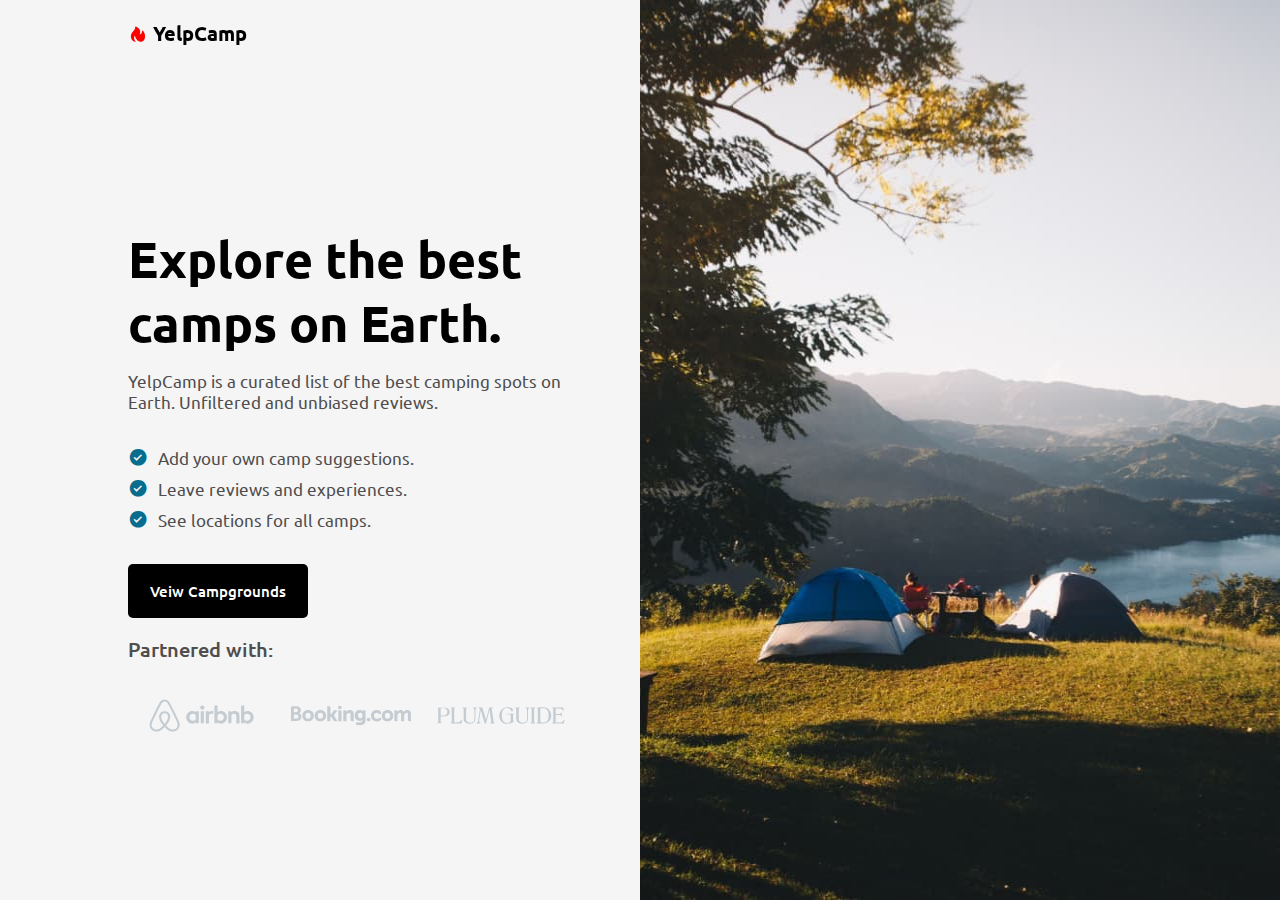
<file: index.html>
<!DOCTYPE html>
<html lang="en">
  <head>
    <meta charset="UTF-8" />
    <meta http-equiv="X-UA-Compatible" content="IE=edge" />
    <meta name="viewport" content="width=device-width, initial-scale=1.0" />
    <title>Document</title>
    <!-- link icon -->
    <link
      href="https://unpkg.com/boxicons@2.1.4/css/boxicons.min.css"
      rel="stylesheet"
    />
    <!-- custom css link -->
    <link rel="stylesheet" href="index.css" />
  </head>
  <body>
    <!-- HOME SECTION STARTS -->
    <section class="home">
      <!-- nav -->
      <nav>
        <div class="container">
          <div class="logo"><i class="bx bxs-hot"></i> YelpCamp</div>
        </div>
      </nav>

      <div class="home_container">
        <div class="txt">
          <h1>Explore the best camps on Earth.</h1>
          <p>
            YelpCamp is a curated list of the best camping spots on Earth.
            Unfiltered and unbiased reviews.
          </p>
          <ul>
            <li>
              <i class="bx bxs-check-circle checkmark"></i> Add your own camp
              suggestions.
            </li>
            <li>
              <i class="bx bxs-check-circle checkmark"></i> Leave reviews and
              experiences.
            </li>
            <li>
              <i class="bx bxs-check-circle checkmark"></i> See locations for
              all camps.
            </li>
          </ul>
          <a href="explore.html" class="btn">veiw campgrounds</a>
          <div class="partners">
            <p>Partnered with:</p>
            <div>
              <img src="Assets/Airbnb.svg" />
              <img src="Assets/Booking.svg" />
              <img src="Assets/Plum Guide.svg" />
            </div>
          </div>
        </div>
        <div class="img">
          <img src="Assets/Hero Image.jpg" class="desktop_img" />
          <img
            src="Assets/Hero Image (Tablet and Mobile).jpg"
            class="mobile_img"
          />
        </div>
      </div>
    </section>
    <!-- HOME SECTION ENDS -->
  </body>
</html>
</file>
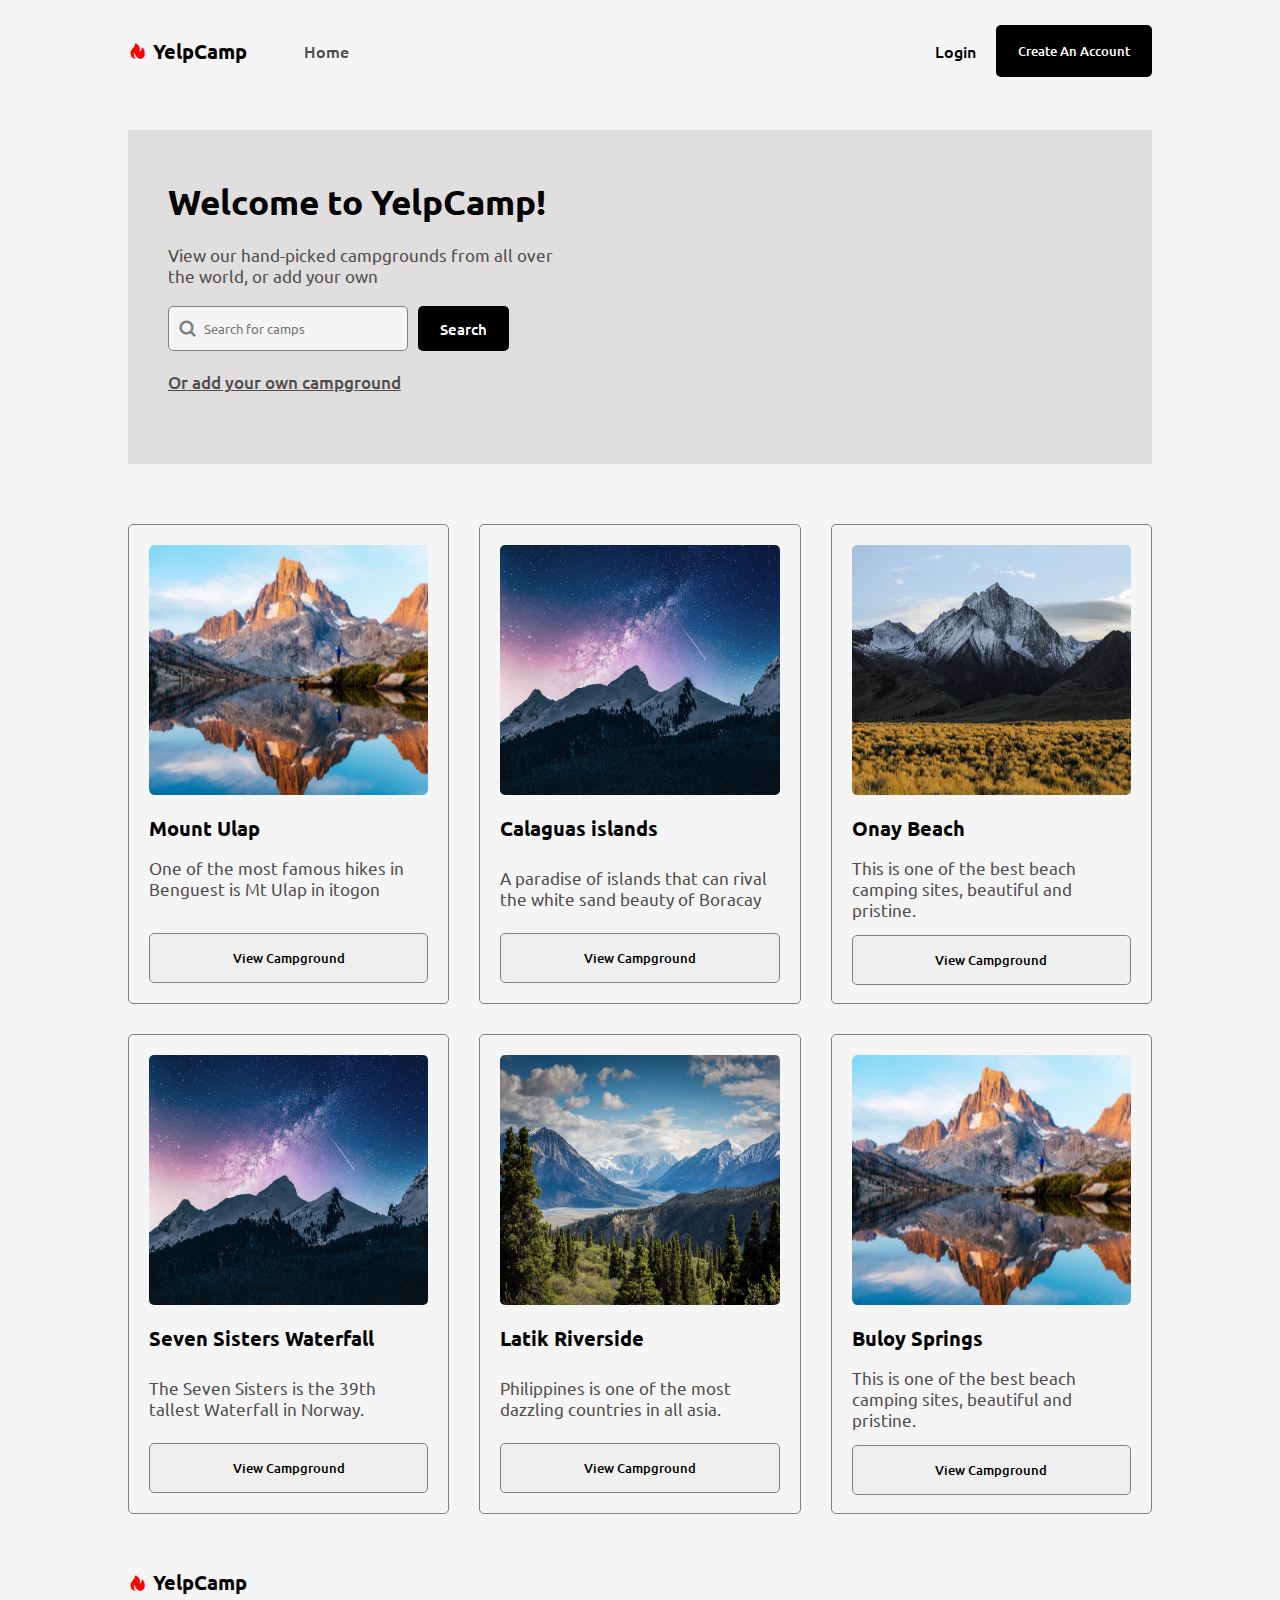
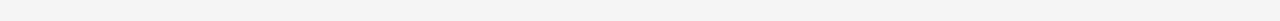
<file: explore.html>
<!DOCTYPE html>
<html lang="en">
  <head>
    <meta charset="UTF-8" />
    <meta http-equiv="X-UA-Compatible" content="IE=edge" />
    <meta name="viewport" content="width=device-width, initial-scale=1.0" />
    <title>Document</title>
    <!-- link icon -->
    <link
      href="https://unpkg.com/boxicons@2.1.4/css/boxicons.min.css"
      rel="stylesheet"
    />
    <!-- custom css link -->
    <link rel="stylesheet" href="index.css" />
  </head>
  <body>
    <nav class="explore_nav">
      <div class="nav_container container">
        <!-- logo -->
        <div class="logo"><i class="bx bxs-hot"></i> YelpCamp</div>
        <!-- links -->
        <div class="links">
          <a href="index.html">home</a>

          <div class="btns">
            <a href="login.html">login</a>
            <a href="login.html" class="btn">create an account</a>
          </div>
        </div>
        <div class="menu_btn">
          <img src="Assets/Hamburger Menu.svg" />
          <img src="Assets/Close.svg" />
        </div>
      </div>
    </nav>

    <div class="wrapper">
      <!-- EXPLORE SECTION STARTS -->
      <section class="explore">
        <!-- welcome section -->
        <div class="welcome_section container">
          <div class="txt">
            <h2>Welcome to YelpCamp!</h2>
            <p>
              View our hand-picked campgrounds from all over the world, or add
              your own
            </p>
            <div class="search_col">
              <div class="input">
                <i class="bx bx-search"></i>
                <input type="text" placeholder="Search for camps" />
              </div>
              <button class="btn">search</button>
            </div>
            <a href="#" class="addnew_camp_btn">Or add your own campground</a>
          </div>
        </div>

        <!-- camps section -->
        <div class="camps_section container">
          <!-- box1 -->
          <div class="box">
            <div class="img">
              <img
                src="Assets/Camp Images/High Quality Images/Mount Ulap.png"
              />
            </div>
            <div class="tx">
              <div>
                <h3 class="name">Mount Ulap</h3>
                <p>
                  One of the most famous hikes in Benguest is Mt Ulap in itogon
                </p>
              </div>

              <button class="view_camp_btn">
                <a href="#">view campground</a>
              </button>
            </div>
          </div>

          <!-- box2 -->
          <div class="box">
            <div class="img">
              <img
                src="Assets/Camp Images/High Quality Images/Calagus Islands.jpg"
              />
            </div>
            <div class="tx">
              <h3 class="name">Calaguas islands</h3>
              <p>
                A paradise of islands that can rival the white sand beauty of
                Boracay
              </p>
              <button class="view_camp_btn">
                <a href="#">view campground</a>
              </button>
            </div>
          </div>

          <!-- box3 -->
          <div class="box">
            <div class="img">
              <img
                src="Assets/Camp Images/High Quality Images/Onay Beach.jpg"
              />
            </div>
            <div class="tx">
              <h3 class="name">Onay Beach</h3>
              <p>
                This is one of the best beach camping sites, beautiful and
                pristine.
              </p>
              <button class="view_camp_btn">
                <a href="#">view campground</a>
              </button>
            </div>
          </div>

          <!-- box4 -->
          <div class="box">
            <div class="img">
              <img
                src="Assets/Camp Images/High Quality Images/Seven Sisters Waterfall.jpg"
              />
            </div>
            <div class="tx">
              <h3 class="name">Seven Sisters Waterfall</h3>
              <p>The Seven Sisters is the 39th tallest Waterfall in Norway.</p>
              <button class="view_camp_btn">
                <a href="#">view campground</a>
              </button>
            </div>
          </div>

          <!-- box5 -->
          <div class="box">
            <div class="img">
              <img
                src="Assets/Camp Images/High Quality Images/Latik Riverside.jpg"
              />
            </div>
            <div class="tx">
              <h3 class="name">Latik Riverside</h3>
              <p>
                Philippines is one of the most dazzling countries in all asia.
              </p>
              <button class="view_camp_btn">
                <a href="#">view campground</a>
              </button>
            </div>
          </div>

          <!-- box6 -->
          <div class="box">
            <div class="img">
              <img
                src="Assets/Camp Images/High Quality Images/Mount Ulap.png"
              />
            </div>
            <div class="tx">
              <h3 class="name">Buloy Springs</h3>
              <p>
                This is one of the best beach camping sites, beautiful and
                pristine.
              </p>
              <button class="view_camp_btn">
                <a href="#">view campground</a>
              </button>
            </div>
          </div>
        </div>
      </section>
      <!-- EXPLORE SECTION ENDS -->

      <!-- VIEW CAMP SECTION STARTS -->
      <div class="view_camp container remove">
        <div class="back"><i class="bx bx-arrow-back"></i> back</div>
        <div class="con">
          <div class="map">
            <iframe
              src="https://www.google.com/maps/embed?pb=!1m18!1m12!1m3!1d14797286.619228031!2d-2.8817355050559152!3d63.081043564530766!2m3!1f0!2f0!3f0!3m2!1i1024!2i768!4f13.1!3m3!1m2!1s0x461268458f4de5bf%3A0xa1b03b9db864d02b!2sNorway!5e0!3m2!1sen!2sng!4v1686365078298!5m2!1sen!2sng"
              allowfullscreen=""
              loading="lazy"
              referrerpolicy="no-referrer-when-downgrade"
            ></iframe>
          </div>
          <div class="camp_con">
            <div class="about_camp">
              <div class="img camp_img">
                <img
                  src="Assets/Camp Images/High Quality Images/Calagus Islands.jpg"
                />
              </div>
              <div class="txt">
                <div class="title">
                  <h3 class="camp_name">mount ulap</h3>
                  <p>$104.99/night</p>
                </div>
                <p>
                  <span class="camp_name">mount ulap</span> is a 7.7 kilometer
                  moderately trafficked point-to-point trail located near Tuba,
                  Bengeut, Philippines that offers the chance to see wildlife
                  and is rated as moderate. The trail is primarily used for
                  hiking.
                </p>
                <cite>
                  <blockquote>submitted by Andrew mike</blockquote>
                </cite>
              </div>
            </div>
            <div class="reviews">
              <div class="bx">
                <span>
                  <h4>Adam Jonas</h4>
                  <p>13h ago</p>
                </span>
                <p>
                  Honestly one of the best experiences ever, took us a while to
                  figure out how to get there but it was amazing!.
                </p>
              </div>

              <div class="bx">
                <span>
                  <h4>isaac dylan</h4>
                  <p>1h ago</p>
                </span>
                <p>
                  Traveling changes you as a person, you gain more perspective,
                  this is the perfect spot to do that.
                </p>
              </div>

              <div class="bx">
                <span>
                  <h4>hudson luca</h4>
                  <p>3 days ago</p>
                </span>
                <p>
                  Definitly recommend going there, no too far and not a lot of
                  people to ruin the experience
                </p>
              </div>
              <div class="btn_con">
                <button class="btn comment_btn">
                  <i class="bx bx-message-rounded-dots"></i> leave a review
                </button>
              </div>
            </div>
          </div>
        </div>
      </div>
      <!-- VIEW CAMP SECTION ENDS -->

      <!-- ADD COMMENT SECTION STARTS -->
      <section class="addcomment">
        <span class="modal_close">
          <i class="bx bx-x"></i>
        </span>
        <h2>add new comment</h2>

        <div class="input_fields">
          <div class="box">
            <input type="text" class="input" required />
            <label>name</label>
          </div>
          <div class="box">
            <textarea class="input" cols="30" rows="10" required></textarea>
            <label>your comment</label>
          </div>
        </div>
        <button class="btn">post comment</button>
      </section>
      <div class="overlay"></div>
      <!-- ADD COMMENT SECTION ENDS -->

      <!-- ADD NEW CAMPGROUND STARTS -->

      <div class="addnew_camp">
        <div class="con">
          <span class="modal_close">
            <i class="bx bx-x"></i>
          </span>
          <h2>Add new campground</h2>
          <div class="form">
            <div class="box">
              <input type="text" class="input" required />
              <label>Campground Name</label>
            </div>

            <div class="box">
              <input type="text" class="input" required />
              <label>Price</label>
            </div>

            <div class="box">
              <input type="text" class="input url" required />
              <label>Image URL</label>
            </div>

            <div class="box">
              <textarea class="input" cols="30" rows="10" required></textarea>
              <label>Description</label>
            </div>
            <button class="submit_camp btn">add campground</button>
          </div>
        </div>
      </div>

      <!-- succeful modal -->
      <div class="success_modal">
        <i class="bx bxs-check-circle checkmark"></i>
        <h3>successful</h3>
      </div>
      <!-- err modal -->
      <div class="error_modal">
        <i class="bx bx-x"></i>
        <h3>unsuccessful</h3>
        <p>URL must contain <span>"https://"</span></p>
      </div>

      <!-- ADD NEW CAMPGROUND ENDS -->
    </div>

    <!-- FOOTER -->
    <footer>
      <div class="container">
        <div class="logo"><i class="bx bxs-hot"></i> YelpCamp</div>
      </div>
    </footer>
    <script src="index.js"></script>
  </body>
</html>
</file>
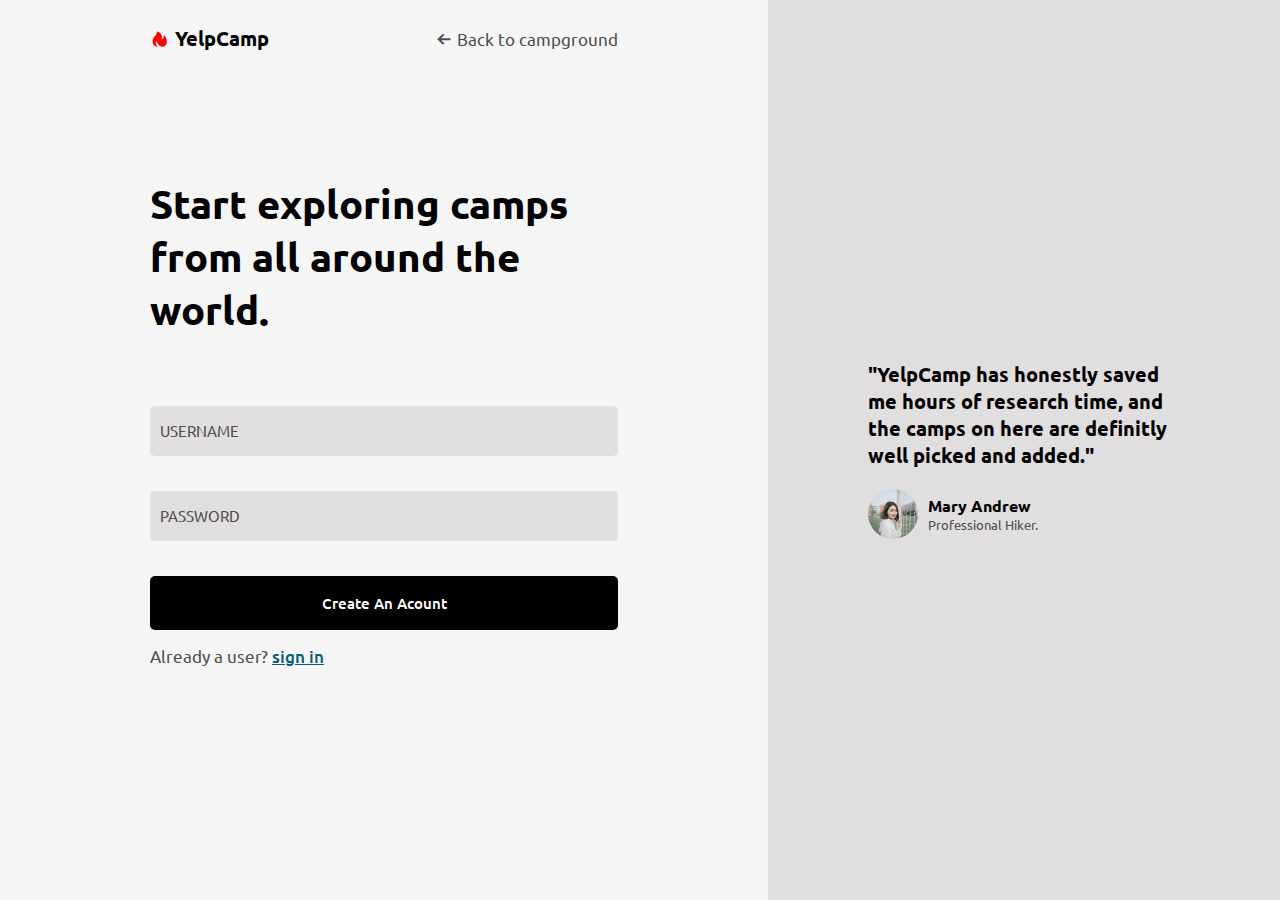
<file: login.html>
<!DOCTYPE html>
<html lang="en">
  <head>
    <meta charset="UTF-8" />
    <meta http-equiv="X-UA-Compatible" content="IE=edge" />
    <meta name="viewport" content="width=device-width, initial-scale=1.0" />
    <title>Document</title>
    <!-- link icon -->
    <link
      href="https://unpkg.com/boxicons@2.1.4/css/boxicons.min.css"
      rel="stylesheet"
    />
    <!-- custom css link -->
    <link rel="stylesheet" href="index.css" />
  </head>
  <body>
    <div class="login_container">
      <div class="col_1">
        <div class="heading">
          <div class="logo"><i class="bx bxs-hot"></i> YelpCamp</div>
          <a href="explore.html"
            ><i class="bx bx-arrow-back"></i>
            <p>Back to campground</p>
          </a>
        </div>

        <div class="form">
          <h2>Start exploring camps from all around the world.</h2>

          <div class="input_fields login remove">
            <div class="box">
              <input type="text" required />
              <label>Username</label>
            </div>

            <div class="box">
              <input type="password" required />
              <label>password</label>
            </div>
            <button class="btn">login</button>
            <p>Not a user yet? <span class="switch">Create an acount</span></p>
          </div>

          <div class="input_fields create_acc">
            <div class="box">
              <input type="text" required />
              <label>Username</label>
            </div>

            <div class="box">
              <input type="password" required />
              <label>password</label>
            </div>
            <button class="btn">Create an acount</button>
            <p>Already a user? <span class="switch">sign in</span></p>
          </div>
        </div>
      </div>
      <div class="col_2">
        <h3>
          "YelpCamp has honestly saved me hours of research time, and the camps
          on here are definitly well picked and added."
        </h3>
        <div class="avater">
          <img src="Assets/User Testimonial.svg" />
          <div class="txt">
            <h4>Mary Andrew</h4>
            <p>Professional Hiker.</p>
          </div>
        </div>
      </div>
    </div>

    <script src="index.js"></script>
  </body>
</html>
</file>
<file: index.css>
@import url("https://fonts.googleapis.com/css2?family=Ubuntu:wght@400;500;700&display=swap");

* {
  padding: 0;
  margin: 0;
  box-sizing: border-box;
  outline: none;
  border: none;
  list-style: none;
  text-decoration: none;
  font-family: "Ubuntu", sans-serif;
}

.logo {
  display: flex;
  font-weight: 700;
  font-size: 20px;
  gap: 5px;
  align-items: center;
}
.logo i {
  color: red;
  font-size: 20px;
}

.checkmark {
  font-size: 20px;
  color: rgb(6, 109, 143);
}
.btn {
  text-transform: capitalize;
  font-weight: 500;
  color: white;
  background: black;
  border-radius: 5px;
  border: 2px solid transparent;
  transition: 0.3s ease;
  cursor: pointer;
  font-size: 15px;
}
.btn:hover {
  background: rgb(26, 25, 25) !important;
}

.mobile_img {
  display: none;
}

body {
  width: 100%;
  height: 100%;
  min-height: fit-content;
  overflow-x: hidden;
  background: var(--bg-color);
}

.container {
  width: 80%;
  margin: 0 auto;
}
img {
  width: 100%;
  height: 100%;
}
:root {
  --text-color1: rgb(79, 77, 77);
  --bg-color: whitesmoke;
  --bg-color2: rgb(224, 222, 222);
}
p,
li {
  color: var(--text-color1);
  font-weight: 400;
  font-size: 17px;
}
.remove {
  display: none;
}

/* home section starts */

.home nav {
  padding: 20px 0;
  width: 100%;
  position: fixed;
  background: transparent;
  right: 0;
  left: 0;
  top: 0;
}

.home_container {
  display: flex;
  align-items: center;
}
.home_container .txt {
  width: 50%;
  margin-top: 80px;
  padding: 0 5% 0 10%;
}

.home_container .txt h1 {
  font-size: 50px;
}
.home_container .txt p {
  padding: 15px 0;
}
.home_container .txt ul {
  display: flex;
  flex-direction: column;
  gap: 10px;
  margin: 20px 0 50px 0;
}
.home_container .txt ul li {
  display: flex;
  gap: 10px;
}
.home_container .txt .btn {
  padding: 15px 20px;
  margin: 10px 0;
  background: black;
  color: white;
  font-weight: 500;
  border-radius: 5px;
}

.home_container .txt .partners {
  margin-top: 20px;
}
.home_container .txt .partners p {
  font-size: 20px;
  font-weight: 500;
}
.home_container .txt .partners div {
  display: flex;
  justify-content: space-between;
  align-items: center;
}
.home_container .txt .partners div img {
  width: 150px;
}
.home_container .img {
  width: 50%;
  height: 100vh;
  overflow: hidden;
}
/* home section ends */

/* explore section starts */
.explore {
  width: 100%;
  height: 100%;
  min-height: fit-content;
}
.explore_nav {
  position: fixed;
  top: 0;
  left: 0;
  right: 0;
  width: 100%;
  padding: 25px 0;
  transition: transform 0.4s ease;
  background: whitesmoke;
  z-index: 1000;
}
.explore_nav.active {
  box-shadow: 0 0 10px black;
}
.menu_btn {
  display: none;
}
.explore_nav .nav_container {
  display: flex;
  align-items: center;
  gap: 30px;
}

.explore_nav .nav_container .logo {
  width: 150px;
}
.explore_nav .nav_container .links {
  width: calc(100% - 150px);
  display: flex;
  align-items: center;
  justify-content: space-between;
}

.explore_nav .nav_container .links a {
  text-transform: capitalize;
  color: var(--text-color1);
  font-weight: 500;
  transition: 0.3s ease;
}
.explore_nav .nav_container .links a:hover {
  color: black;
}

.explore_nav .nav_container .links .btns {
  display: flex;
  align-items: center;
  gap: 20px;
  text-transform: capitalize;
}
.explore_nav .nav_container .links .btns a:first-child {
  font-weight: 500;
  color: black;
  cursor: pointer;
}

.explore_nav .nav_container .links .btns a:last-child {
  font-weight: 500;
  color: white;
  font-size: 13px;
  background: black;
  padding: 15px 20px;
  border-radius: 5px;
}
.wrapper {
  margin-top: 130px;
}
.explore {
  height: 100%;
  min-height: fit-content;
}

.explore .welcome_section {
  background: rgb(224, 222, 222);
  padding: 50px 40px 70px 40px;
}
.explore .welcome_section .txt {
  width: 400px;
}
.explore .welcome_section .txt h2 {
  font-size: 35px;
}
.explore .welcome_section .txt p {
  padding: 20px 0;
}
.explore .welcome_section .search_col {
  display: flex;
  gap: 10px;
  margin-bottom: 20px;
}
.explore .welcome_section .search_col .input {
  width: 60%;
  height: 45px;
  position: relative;
}
.explore .welcome_section .search_col .input i {
  position: absolute;
  left: 10px;
  top: 50%;
  transform: translateY(-50%);
  font-weight: 700;
  font-size: 20px;
  color: grey;
}
.explore .welcome_section .search_col .input input {
  width: 100%;
  height: 100%;
  padding: 10px 0 10px 35px;
  background: whitesmoke;
  border-radius: 5px;
  border: 1px solid gray;
}
.explore .welcome_section .search_col button {
  padding: 9px 20px;
}
.explore .welcome_section a {
  font-size: 17px;
  font-weight: 500;
  text-decoration: underline;
  color: var(--text-color1);
  transition: 0.3s ease;
}
.explore .welcome_section a:hover {
  color: black;
}

.explore .camps_section {
  display: grid;
  grid-template-columns: 1fr 1fr 1fr;
  gap: 30px;
  margin-top: 60px;
}

.explore .camps_section .box {
  padding: 20px;
  border: 1px solid grey;
  border-radius: 5px;
  height: 480px;
}
.explore .camps_section .box:hover .img img {
  animation: rollimage 6s infinite;
}
@keyframes rollimage {
  0% {
    width: 110%;
    height: 110%;
  }
  25% {
    width: 130%;
    height: 130%;
    transform: translate(-30px, -30px);
  }
  50% {
    width: 150%;
    height: 150%;
    transform: translate(-40px, -40px);
  }
  75% {
    width: 120%;
    height: 120%;
  }
  100% {
    width: 100%;
    height: 100%;
  }
}
.explore .camps_section .box .img {
  width: 100%;
  height: 250px;
  border-radius: inherit;
  overflow: hidden;
}
.explore .camps_section .box .img img {
  transition: 0.3s ease;
}
.explore .camps_section .box .tx {
  height: calc(100% - 250px);
  padding-top: 20px;
  display: flex;
  flex-direction: column;
  justify-content: space-between;
}
.explore .camps_section .box h3 {
  font-size: 20px;
}
.explore .camps_section .box p {
  padding: 15px 0;
}
.explore .camps_section .box button {
  width: 100%;
  border: 1px solid grey;
  border-radius: 5px;
  text-transform: capitalize;
  font-weight: 500;
  transition: 0.3s ease;
  cursor: pointer;
}
.explore .camps_section .box button a {
  color: black;
  width: 100%;
  padding: 15px 0;
  display: flex;
  align-items: center;
  justify-content: center;
  font-weight: 500;
}
.explore .camps_section .box button:hover {
  background: rgb(226, 224, 224);
}
/* explore section ends */

/* view acmp_section starts */
.view_camp {
  height: 100%;
  min-height: fit-content;
}
.view_camp .back {
  position: fixed;
  background: whitesmoke;
  box-shadow: 0 0 5px black;
  padding: 10px;
  border-radius: 5px;
  font-weight: 700;
  display: flex;
  align-items: center;
  gap: 5px;
  left: inherit;
  top: 110px;
  cursor: pointer;
}
.view_camp .back i {
  font-weight: 700;
}
.view_camp .con {
  display: flex;
  gap: 30px;
  justify-content: space-between;
}
.view_camp .con .map {
  width: 45%;
  height: 500px;
  border: 1px solid grey;
  padding: 30px;
  border-radius: 5px;
  /* height: fit-content; */
}
.view_camp .con .map iframe {
  width: 100%;
  height: 100%;
  border-radius: inherit;
}

.view_camp .con .camp_con {
  width: 50%;
}
.view_camp .con .camp_con .about_camp {
  padding: 30px;
  border: 1px solid grey;
  border-radius: 10px;
}
.view_camp .con .camp_con .about_camp .img {
  width: 100%;
  height: 350px;
  border-radius: inherit;
  overflow: hidden;
}
.view_camp .con .camp_con .about_camp .txt {
  padding-top: 20px;
}
.view_camp .con .camp_con .about_camp .txt .title {
  display: flex;
  align-items: center;
  justify-content: space-between;
}
.view_camp .con .camp_con .about_camp .txt .title h3 {
  font-size: 25px;
}
.view_camp .con .camp_con .about_camp .txt .title p {
  font-size: 13px;
  font-weight: 700;
  color: black;
}
.view_camp .con .camp_con .about_camp .txt p {
  padding: 20px 0;
}
.view_camp .con .camp_con .about_camp .txt cite {
  font-size: 17px;
  color: var(--text-color1);
}

.view_camp .con .camp_con .reviews {
  display: flex;
  flex-direction: column;
  margin-top: 50px;
  padding: 30px;
  border: 1px solid grey;
  border-radius: 10px;
}
.view_camp .con .camp_con .reviews .bx {
  padding: 30px 0;
  border-top: 1px solid grey;
}
.view_camp .con .camp_con .reviews .bx:first-child {
  border-top: none;
}

.view_camp .con .camp_con .reviews .bx span {
  display: flex;
  align-items: center;
  justify-content: space-between;
  padding-bottom: 20px;
}
.view_camp .con .camp_con .reviews .bx span h4 {
  font-size: 15px;
  text-transform: capitalize;
}
.view_camp .con .camp_con .reviews .bx span p {
  font-size: 13px;
  font-weight: 500;
}

.view_camp .con .camp_con .reviews .btn_con {
  display: flex;
  justify-content: right;
  width: 100%;
  padding: 0;
}
.view_camp .con .camp_con .reviews .btn_con button {
  padding: 15px 20px;
  background: black;
  color: white;
  border-radius: 5px;
  display: flex;
  align-items: center;
  gap: 5px;
}
.view_camp .con .camp_con .reviews .btn_con button i {
  padding: 0;
  font-size: 20px;
}
/* view acmp_section ends */

/* addcomment section starts */
.addcomment {
  position: fixed;
  top: 50%;
  left: 50%;
  width: 500px;
  box-shadow: 0 0 10px black;
  transform: translate(-50%, 110%);
  background: white;
  border-radius: 10px;
  padding: 40px;
  z-index: 99;
  transition: 0.4s ease;
  visibility: hidden;
}
.addcomment.active {
  visibility: visible;
  transform: translate(-50%, -50%);
}
.overlay {
  width: 100%;
  height: 100%;
  background: black;
  position: fixed;
  top: 0;
  left: 0;
  opacity: 0;
  visibility: hidden;
  pointer-events: none;
  transition: 0.4s ease;
}
.overlay.active {
  visibility: visible;
  opacity: 0.5;
  pointer-events: all;
}
.addcomment .modal_close {
  padding: 5px;
  background: var(--bg-color2);
  font-size: 15px;
  color: black;
  cursor: pointer;
  border-radius: 50%;
  display: flex;
  align-items: center;
  justify-content: center;
  width: fit-content;
}
.addcomment h2 {
  font-size: 25px;
  text-align: center;
  text-transform: uppercase;
}
.addcomment .input_fields {
  width: 100%;
  height: fit-content;
  margin: 40px 0;
  display: flex;
  flex-direction: column;
  gap: 30px;
}
.addcomment .input_fields .box:first-child {
  position: relative;
  width: 100%;
  height: 45px;
  border-radius: 5px;
}
.addcomment .input_fields .box input {
  background: transparent;
  width: 100%;
  height: 100%;
  padding: 0 20px;
  border-radius: inherit;
  background: var(--bg-color2);
}
.addcomment .input_fields .box:first-child label {
  text-transform: uppercase;
  position: absolute;
  font-size: 15px;
  top: 13px;
  left: 15px;
  pointer-events: none;
  transition: 0.4s ease;
  color: var(--text-color1);
}
.addcomment .input_fields .box:first-child input:focus ~ label,
.addcomment .input_fields .box:first-child input:valid ~ label {
  transform: translateY(-30px);
  color: black;
  font-weight: 500;
}
.addcomment .input_fields .box:last-child {
  width: 100%;
  height: 150px;
  border-radius: 5px;
  position: relative;
}
.addcomment .input_fields .box:last-child textarea {
  width: 100%;
  height: 100%;
  background: var(--bg-color2);
  border-radius: inherit;
  padding: 10px 20px;
}
.addcomment .input_fields .box:last-child label {
  position: absolute;
  text-transform: uppercase;
  top: 10px;
  left: 15px;
  font-size: 15px;
  transition: 0.4s ease;
  color: var(--text-color1);
  pointer-events: none;
}
.addcomment .input_fields .box:last-child textarea:focus ~ label,
.addcomment .input_fields .box:last-child textarea:valid ~ label {
  transform: translateY(-30px);
  color: black;
  font-weight: 500;
}
.addcomment button {
  width: 100%;
  padding: 15px 0;
  border-radius: 5px;
  color: white;
  background: black;
  text-transform: capitalize;
}
/* addcomment section ends */

/* add new camp starts */
.addnew_camp {
  width: 550px;
  position: fixed;
  top: 50%;
  left: 50%;
  transform: translate(-50%, -180%);
  visibility: hidden;
  height: 100vh;
  overflow-x: scroll;
  padding: 110px 20px 50px 20px;
  transition: 0.4s ease;
}
.addnew_camp.active {
  visibility: visible;
  transform: translate(-50%, -50%);
}

.addnew_camp .modal_close {
  padding: 5px;
  background: var(--bg-color2);
  font-size: 15px;
  color: black;
  cursor: pointer;
  border-radius: 50%;
  display: flex;
  align-items: center;
  justify-content: center;
  width: fit-content;
}

.addnew_camp .con {
  background: whitesmoke;
  box-shadow: 0 0 10px black;
  border-radius: 5px;
  padding: 50px;
}
.addnew_camp::-webkit-scrollbar {
  display: none;
}
.addnew_camp h2 {
  font-size: 25px;
  text-align: center;
  text-transform: uppercase;
}
.addnew_camp .form {
  margin-top: 50px;
  display: flex;
  gap: 30px;
  flex-direction: column;
}
.addnew_camp .form .box {
  width: 100%;
  height: 50px;
  position: relative;
  border-radius: 5px;
}
.addnew_camp .form .box input {
  width: 100%;
  height: 100%;
  background: var(--bg-color2);
  border-radius: inherit;
  padding: 0 15px;
}
.addnew_camp .form .box label {
  position: absolute;
  left: 15px;
  top: 15px;
  color: var(--text-color1);
  text-transform: uppercase;
  pointer-events: none;
  transition: 0.4s ease;
}

.addnew_camp .form .box input:focus ~ label,
.addnew_camp .form .box input:valid ~ label {
  transform: translateY(-35px);
  font-weight: 500;
  color: black;
}
.addnew_camp .form .box:nth-child(4) {
  height: 200px;
  width: 100%;
  border-radius: 5px;
}
.addnew_camp .form .box textarea {
  width: 100%;
  height: 100%;
  background: var(--bg-color2);
  border-radius: inherit;
  padding: 15px;
}

.addnew_camp .form .box textarea:focus ~ label,
.addnew_camp .form .box textarea:valid ~ label {
  transform: translateY(-35px);
  font-weight: 500;
  color: black;
}

.addnew_camp .form button {
  width: 100%;
  padding: 15px 0;
  color: white;
  background: black;
  text-transform: capitalize;
  font-weight: 500;
  border-radius: 5px;
}
.success_modal {
  width: fit-content;
  padding: 30px;
  display: flex;
  align-items: center;
  gap: 10px;
  box-shadow: 0 0 10px black;
  position: fixed;
  transform: translate(-50%, -300%);
  top: 50%;
  left: 50%;
  background: whitesmoke;
  border-radius: 5px;
  transition: 0.4s ease;
  visibility: hidden;
  pointer-events: none;
}
.success_modal.active {
  transform: translate(-50%, -50%);
  visibility: visible;
  pointer-events: all;
}
.success_modal .checkmark {
  font-size: 60px;
}
.success_modal h3 {
  font-size: 25px;
}

.error_modal {
  width: fit-content;
  padding: 30px;
  display: flex;
  flex-direction: column;
  align-items: center;
  gap: 10px;
  box-shadow: 0 0 10px black;
  position: fixed;
  transform: translate(-50%, -300%);
  top: 50%;
  left: 50%;
  background: whitesmoke;
  border-radius: 5px;
  transition: 0.4s ease;
  cursor: pointer;
  visibility: hidden;
  pointer-events: none;
}
.error_modal.active {
  transform: translate(-50%, -50%);
  visibility: visible;
  pointer-events: all;
}
.error_modal i {
  font-size: 30px;
  color: white;
  padding: 20px;
  background: lightcoral;
  border-radius: 50%;
  display: flex;
  align-items: center;
  justify-content: center;
}
.error_modal p span {
  font-weight: 500;
}
.error_modal h3 {
  font-size: 20px;
}
/* add new camp ends */
footer {
  width: 100%;
  margin-top: 30px;
  padding: 25px 0;
}

/* login / create account section starts */
.login_container {
  width: 100%;
  height: 100vh;
  display: flex;
  justify-content: center;
}
.login_container .col_1 {
  width: 60%;
  padding: 0 150px;
}
.login_container .col_1 .heading {
  display: flex;
  align-items: center;
  justify-content: space-between;
  width: 100%;
  padding: 25px 0;
}

.login_container .col_1 .heading a {
  color: var(--text-color1);
  display: flex;
  align-items: center;
  gap: 5px;
  font-weight: 500;
}

.login_container .col_1 .heading a i {
  font-weight: 700;
}

.login_container .col_1 .heading a:hover {
  color: black;
}
.login_container .col_1 .form {
  margin-top: 100px;
}

.login_container .col_1 .form h2 {
  font-size: 40px;
}
.login_container .col_1 .form .input_fields {
  margin-top: 70px;
  width: 100%;
}
.login_container .col_1 .form .input_fields .box {
  width: 100%;
  height: 50px;
  border-radius: 5px;
  position: relative;
  margin-bottom: 35px;
}

.login_container .col_1 .form .input_fields .box input {
  width: 100%;
  height: 100%;
  background: var(--bg-color2);
  border-radius: inherit;
  padding: 0 20px;
}

.login_container .col_1 .form .input_fields .box label {
  position: absolute;
  top: 15px;
  left: 10px;
  color: var(--text-color1);
  text-transform: uppercase;
  font-size: 15px;
  transition: 0.4s ease;
  pointer-events: none;
}

.login_container .col_1 .form .input_fields .box input:focus ~ label,
.login_container .col_1 .form .input_fields .box input:valid ~ label {
  color: black;
  transform: translateY(-40px);
  font-weight: 500;
}
.login_container .col_1 .form .input_fields button {
  width: 100%;
  padding: 15px 0;
  border-radius: 5px;
  color: white;
  background: black;
  font-weight: 500;
  margin-bottom: 15px;
}
.login_container .col_1 .form p span {
  color: rgb(9, 93, 120);
  font-weight: 500;
  cursor: pointer;
  text-decoration: underline;
  font-size: 17px;
}

.login_container .col_2 {
  display: flex;
  flex-direction: column;
  justify-content: center;
  background: var(--bg-color2);
  padding: 0 100px;
  width: 40%;
  gap: 20px;
}
.login_container .col_2 h3 {
  font-size: 20px;
}
.login_container .col_2 .avater {
  display: flex;
  align-items: center;
  gap: 10px;
}
.login_container .col_2 .avater img {
  width: 50px;
}
.login_container .col_2 .avater p {
  font-size: 13px;
}
/* login / create account section ends */

@media (max-width: 1024px) {
  .home nav .container {
    width: 90%;
  }
  .home_container .txt {
    padding: 0 5% 0 5%;
  }
  .home_container .txt h1 {
    font-size: 40px;
  }
  .home_container .txt .partners div img {
    width: 100px;
  }
  .explore .camps_section {
    grid-template-columns: 1fr 1fr;
  }
  .login_container .col_1 {
    width: 60%;
    padding: 0 50px;
  }
  .login_container .col_1 .form h2 {
    font-size: 30px;
  }
  .login_container .col_2 {
    padding: 0 20px;
  }
}

@media (max-width: 800px) {
  .destop_img {
    display: none;
  }
  .mobile_img {
    display: block;
  }
  .home nav {
    background: var(--bg-color);
    box-shadow: 0 0 10px black;
    padding: 25px;
  }
  .home_container {
    flex-direction: column-reverse;
  }
  .home_container .txt {
    width: 90%;
    margin-top: 20px;
  }
  .home_container .img {
    width: 100%;
    height: 500px;
  }
  .home_container .txt .partners div {
    flex-wrap: wrap;
    justify-content: center;
    align-items: center;
  }

  .view_camp .con {
    flex-direction: column-reverse;
  }
  .view_camp .con .map {
    width: 100%;
  }
  .view_camp .con .camp_con {
    width: 100%;
  }
}

@media (max-width: 724px) {
  .explore .camps_section {
    grid-template-columns: 1fr;
  }
  .explore .camps_section .box {
    padding: 30px 50px;
    height: fit-content;
  }

  .login_container .col_1 .form {
    margin-top: 30px;
  }
  .login_container {
    height: 100%;
    min-height: 100vh;
    flex-direction: column;
  }
  .login_container .col_1 {
    width: 100%;
    padding: 0 100px 50px 100px;
  }
  .login_container .col_1 .form h2 {
    font-size: 30px;
  }
  .login_container .col_2 {
    width: 100%;
    padding: 100px;
  }
}

@media (max-width: 600px) {
  .nav_container {
    justify-content: space-between;
  }
  .explore_nav .nav_container .links {
    position: fixed;
    right: 5px;
    top: 90px;
    flex-direction: column;
    gap: 20px;
    background: whitesmoke;
    box-shadow: 0 0 10px black;
    padding: 20px;
    border-radius: 5px;
    width: 200px;
    transform: translateX(110%);
    transition: 0.4s ease;
  }
  .explore_nav .nav_container .links.active {
    transform: translateX(0);
  }
  .menu_btn {
    display: block;
    height: 30px;
    width: 30px;
  }
  .menu_btn img:first-child {
    width: 30px;
    display: block;
  }
  .menu_btn img:last-child {
    width: 15px;
    display: none;
  }
  .menu_btn.active img:first-child {
    display: none;
  }
  .menu_btn.active img:last-child {
    display: block;
  }
  .explore_nav .nav_container .links .btns {
    flex-direction: column;
    gap: 20px;
  }

  .explore .camps_section .box {
    padding: 30px;
  }

  .explore .welcome_section {
    background: rgb(224, 222, 222);
    padding: 50px 40px 70px 40px;
  }
  .explore .welcome_section .txt {
    width: 100%;
  }
  .addcomment {
    width: 80%;
  }
  .addnew_camp {
    width: 90%;
    padding: 150px 20px 50px 20px;
  }
  .success_modal {
    width: 80%;
    justify-content: center;
  }
  .error_modal {
    width: 80%;
  }
  .login_container .col_1 {
    padding: 0 50px 50px 50px;
  }

  .login_container .col_2 {
    padding: 50px;
  }
}

@media (max-width: 450px) {
  .container {
    width: 90%;
  }
  .addcomment {
    width: 90%;
    padding: 30px 20px;
  }
  .addcomment h2 {
    font-size: 20px;
  }
  .addnew_camp {
    width: 95%;
  }
  .addnew_camp .con {
    padding: 30px 20px;
  }
  .addnew_camp .con h2 {
    font-size: 20px;
  }
  .explore .welcome_section .search_col {
    flex-direction: column;
  }
  .explore .welcome_section .search_col .input {
    width: 100%;
  }

  .explore .camps_section .box {
    padding: 20px;
  }
  .login_container .col_1 {
    padding: 0 20px 50px 20px;
  }

  .login_container .col_2 {
    padding: 30px 20px;
  }
}

@media (max-width: 350px) {
  p,
  li {
    font-size: 15px;
  }
  .btn {
    font-size: 13px;
  }
  .home_container .txt {
    padding: 20px 10px;
  }
  .home_container .txt h1 {
    font-size: 30px;
  }
  .home_container .txt .partners p {
    font-size: 16px;
  }
  .container {
    width: 90%;
  }

  .explore .welcome_section {
    background: rgb(224, 222, 222);
    padding: 50px 20px 70px 20px;
  }

  .explore .welcome_section .txt h2 {
    font-size: 25px;
  }
  .explore .welcome_section a {
    font-size: 15px;
  }
  .explore .camps_section .box {
    padding: 15px 10px;
  }
  .view_camp .con .camp_con .about_camp {
    padding: 15px 10px;
  }
  .view_camp .con .camp_con .reviews {
    padding: 15px 10px;
  }
  .view_camp .con .map {
    padding: 10px;
  }
  .addnew_camp .form .box label {
    font-size: 13px;
  }
  .addcomment .input_fields .box:first-child label {
    font-size: 13px;
  }
  .addcomment .input_fields .box:last-child label {
    font-size: 13px;
  }
  .login_container .col_1 .heading a p {
    display: none;
  }
  .login_container .col_1 .heading a {
    padding: 10px;
    background: var(--bg-color2);
    border-radius: 50%;
  }
  .login_container .col_1 .form .input_fields .box label {
    font-size: 13px;
  }
}
</file>
